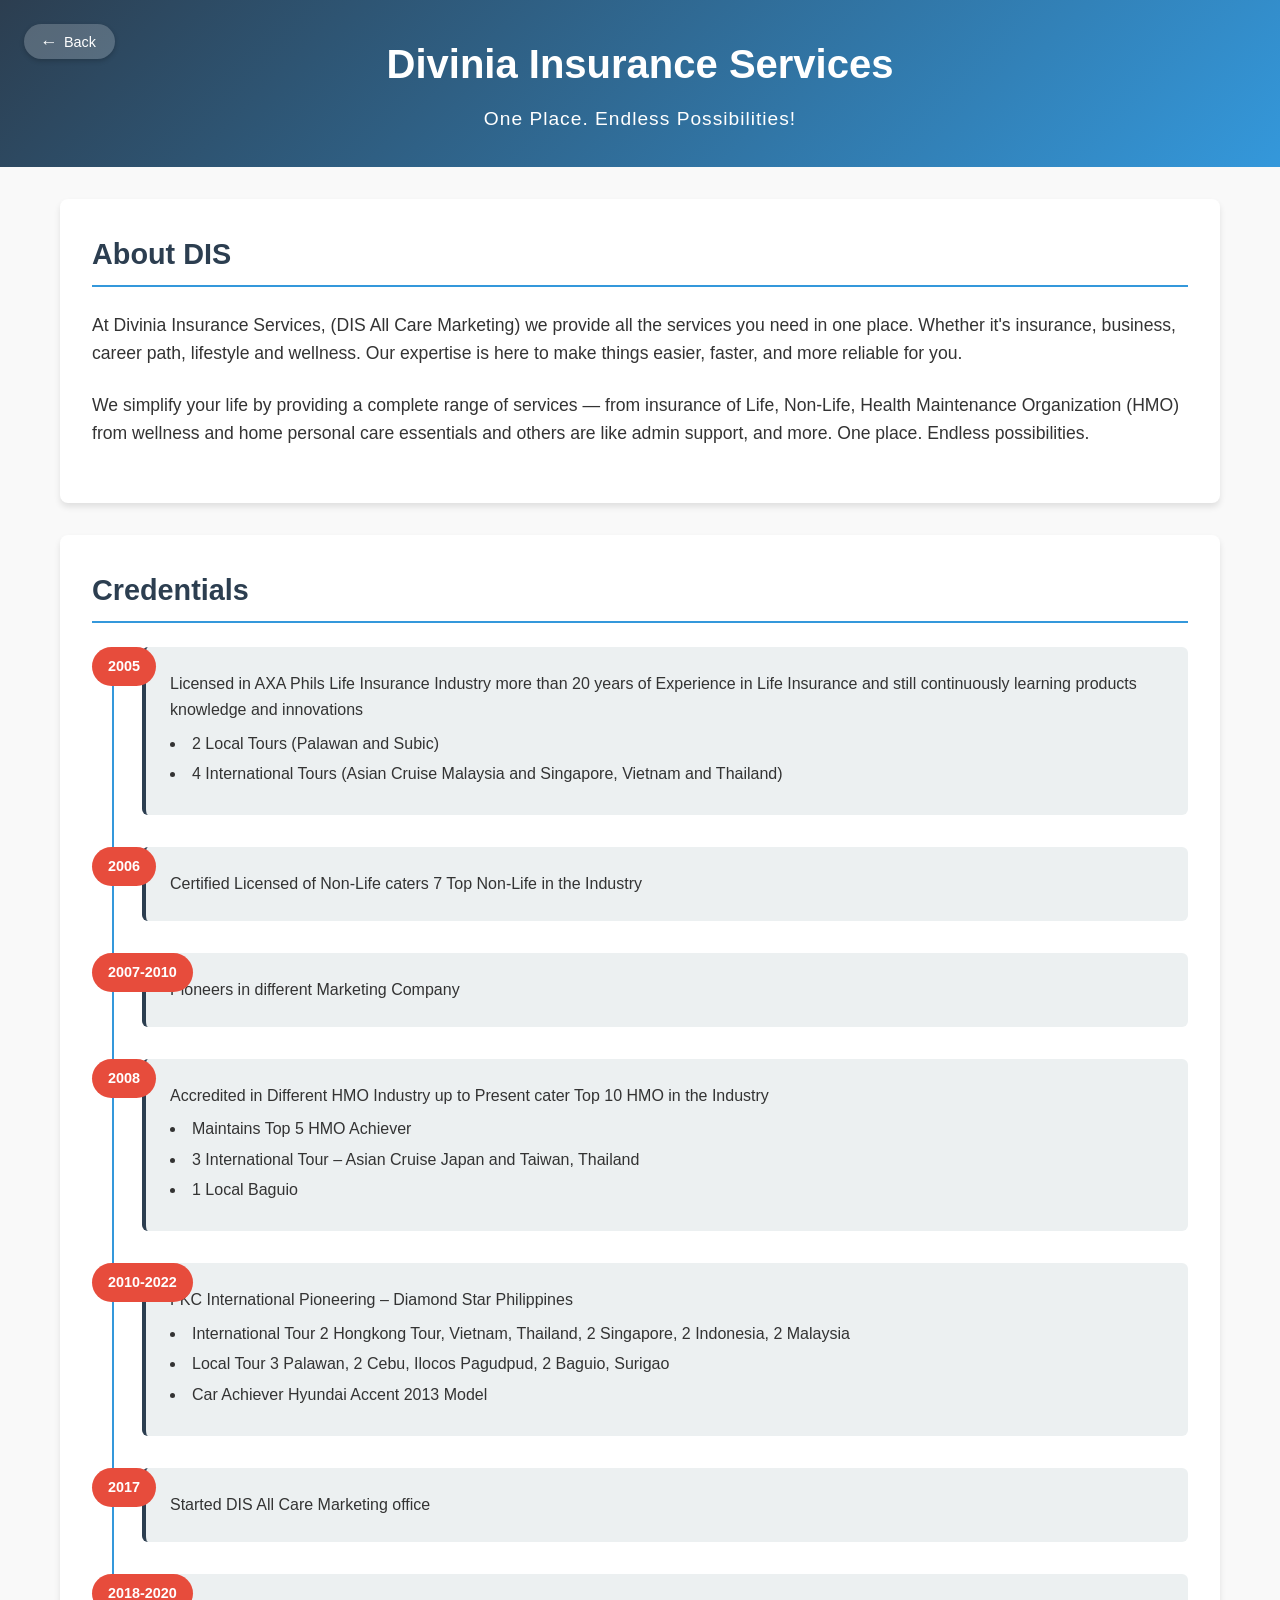
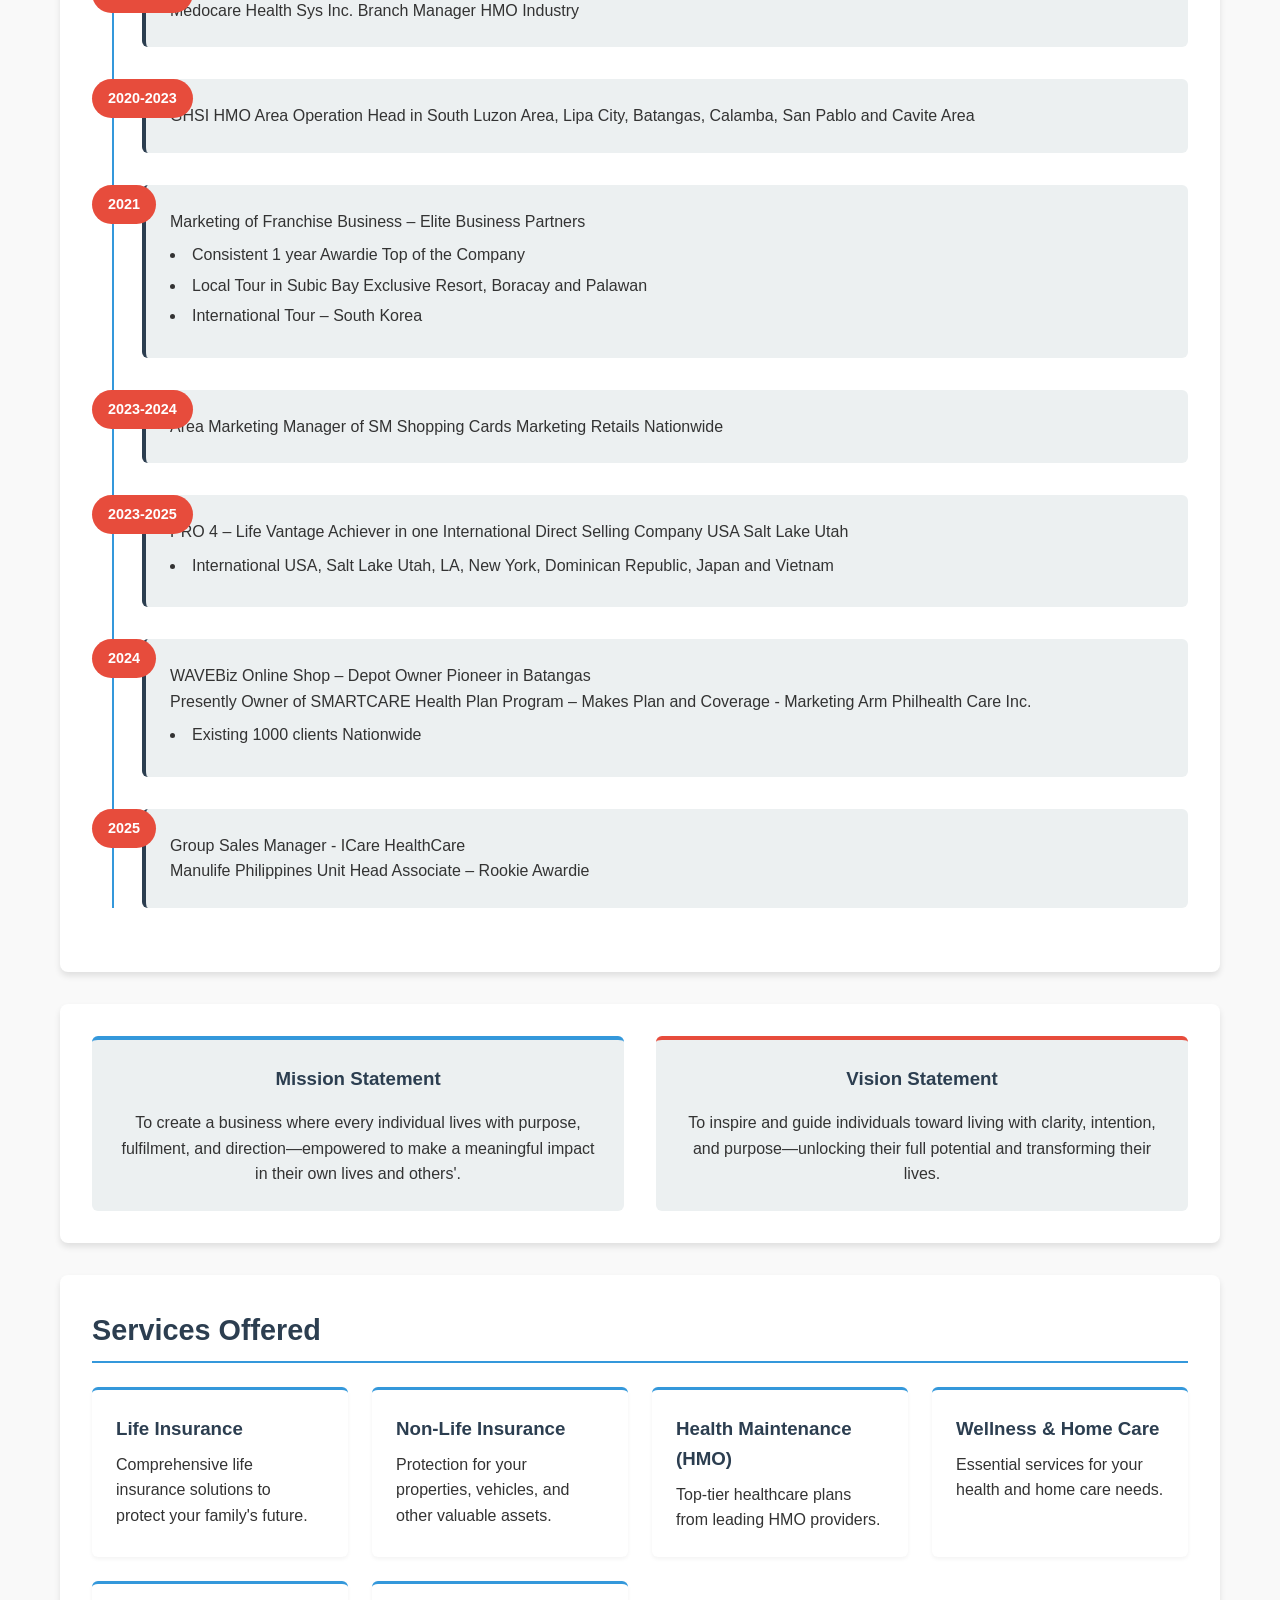
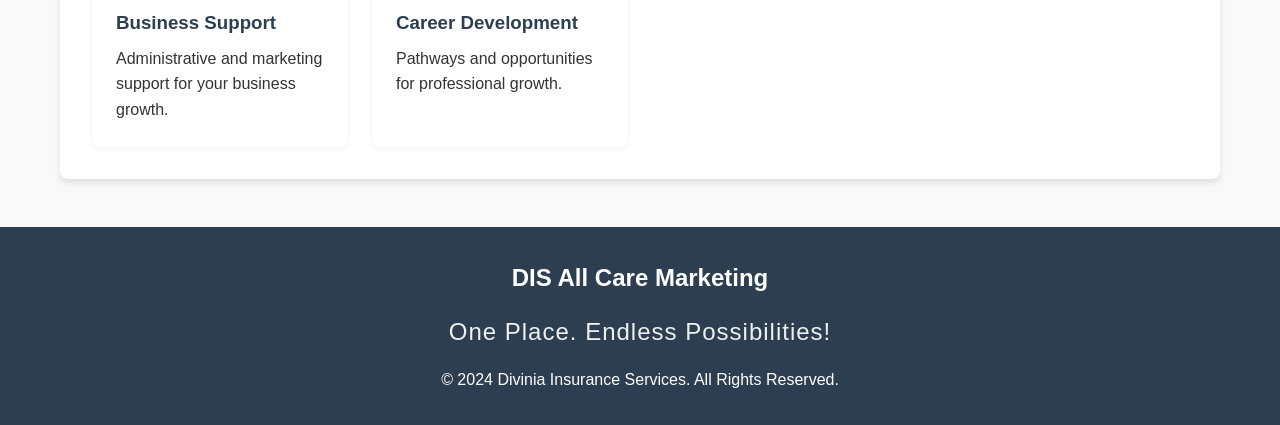
<file: digital marketing website/about.html>
<!DOCTYPE html>
<html lang="en">
  <head>
    <meta charset="UTF-8" />
    <meta name="viewport" content="width=device-width, initial-scale=1.0" />
    <title>Divinia Insurance Services (DIS)</title>
    <style>
      /* Base Styles */
      :root {
        --primary: #2c3e50;
        --secondary: #3498db;
        --accent: #e74c3c;
        --light: #ecf0f1;
        --dark: #2c3e50;
        --text: #333;
        --text-light: #7f8c8d;
      }

      * {
        margin: 0;
        padding: 0;
        box-sizing: border-box;
      }

      body {
        font-family: "Segoe UI", Tahoma, Geneva, Verdana, sans-serif;
        line-height: 1.6;
        color: var(--text);
        background-color: #f9f9f9;
      }

      .container {
        max-width: 1200px;
        margin: 0 auto;
        padding: 0 20px;
      }

      /* Header */
      .header {
        background: linear-gradient(135deg, var(--primary), var(--secondary));
        color: white;
        padding: 2rem 0;
        text-align: center;
        margin-bottom: 2rem;
        position: relative;
      }

      .header h1 {
        font-size: 2.5rem;
        margin-bottom: 0.5rem;
      }

      .tagline {
        font-size: 1.2rem;
        font-weight: 300;
        letter-spacing: 1px;
      }

      /* Back Button */
      .back-btn {
        position: absolute;
        top: 1.5rem;
        left: 1.5rem;
        background-color: rgba(255, 255, 255, 0.2);
        color: white;
        border: none;
        border-radius: 50px;
        padding: 0.6rem 1.2rem 0.6rem 2.5rem;
        font-size: 0.9rem;
        cursor: pointer;
        transition: all 0.3s ease;
        box-shadow: 0 2px 5px rgba(0, 0, 0, 0.2);
      }

      .back-btn:hover {
        background-color: rgba(255, 255, 255, 0.3);
        transform: translateY(-2px);
        box-shadow: 0 4px 8px rgba(0, 0, 0, 0.3);
      }

      .back-btn:active {
        transform: translateY(0);
      }

      .back-btn::before {
        content: "←";
        position: absolute;
        left: 1rem;
        top: 50%;
        transform: translateY(-50%);
        font-size: 1.1rem;
      }

      /* Sections */
      .section {
        background: white;
        border-radius: 8px;
        box-shadow: 0 4px 6px rgba(0, 0, 0, 0.1);
        padding: 2rem;
        margin-bottom: 2rem;
      }

      .section-title {
        color: var(--primary);
        margin-bottom: 1.5rem;
        padding-bottom: 0.5rem;
        border-bottom: 2px solid var(--secondary);
        font-size: 1.8rem;
      }

      /* About Section */
      .about-text {
        margin-bottom: 1.5rem;
        font-size: 1.1rem;
      }

      /* Credentials */
      .timeline {
        position: relative;
        padding-left: 50px;
      }

      .timeline::before {
        content: "";
        position: absolute;
        left: 20px;
        top: 0;
        bottom: 0;
        width: 2px;
        background: var(--secondary);
      }

      .timeline-item {
        position: relative;
        margin-bottom: 2rem;
      }

      .timeline-year {
        position: absolute;
        left: -50px;
        top: 0;
        background: var(--accent);
        color: white;
        padding: 0.5rem 1rem;
        border-radius: 20px;
        font-weight: bold;
        font-size: 0.9rem;
      }

      .timeline-content {
        background: var(--light);
        padding: 1.5rem;
        border-radius: 6px;
        border-left: 4px solid var(--primary);
      }

      .timeline-content ul {
        list-style-position: inside;
        margin-top: 0.5rem;
      }

      .timeline-content li {
        margin-bottom: 0.3rem;
      }

      /* Mission/Vision */
      .mission-vision {
        display: grid;
        grid-template-columns: 1fr 1fr;
        gap: 2rem;
      }

      .mission,
      .vision {
        background: var(--light);
        padding: 1.5rem;
        border-radius: 6px;
        text-align: center;
      }

      .mission {
        border-top: 4px solid var(--secondary);
      }

      .vision {
        border-top: 4px solid var(--accent);
      }

      .mission h3,
      .vision h3 {
        margin-bottom: 1rem;
        color: var(--primary);
      }

      /* Services */
      .services-grid {
        display: grid;
        grid-template-columns: repeat(auto-fill, minmax(250px, 1fr));
        gap: 1.5rem;
      }

      .service-card {
        background: white;
        border-radius: 6px;
        padding: 1.5rem;
        box-shadow: 0 2px 4px rgba(0, 0, 0, 0.05);
        border-top: 3px solid var(--secondary);
        transition: transform 0.3s ease, box-shadow 0.3s ease;
      }

      .service-card:hover {
        transform: translateY(-5px);
        box-shadow: 0 10px 20px rgba(0, 0, 0, 0.1);
      }

      .service-card h3 {
        color: var(--primary);
        margin-bottom: 0.5rem;
      }

      /* Footer */
      .footer {
        background: var(--dark);
        color: white;
        text-align: center;
        padding: 2rem 0;
        margin-top: 3rem;
      }

      .footer .tagline {
        font-size: 1.5rem;
        margin: 1rem 0;
        color: var(--light);
      }

      /* Responsive Design */
      @media (max-width: 768px) {
        .mission-vision {
          grid-template-columns: 1fr;
        }

        .header h1 {
          font-size: 2rem;
        }
        
        .tagline {
          font-size: 1rem;
        }

        .timeline {
          padding-left: 30px;
        }

        .timeline-year {
          left: -30px;
          padding: 0.3rem 0.6rem;
          font-size: 0.8rem;
        }
        
        /* Responsive back button */
        .back-btn {
          top: 1rem;
          left: 1rem;
          padding: 0.5rem 1rem 0.5rem 1.8rem;
          font-size: 0.8rem;
        }
        
        .back-btn::before {
          left: 0.8rem;
        }
      }
      
      @media (max-width: 480px) {
        .header h1 {
          margin-top: 1.5rem;
        }
        
        .back-btn {
          top: 1rem;
          left: 1rem;
          padding: 0.5rem 1rem 0.5rem 1.8rem;
          font-size: 0.8rem;
        }
      }
    </style>
  </head>
  <body>
    <header class="header">
      <div class="container">
        <button onclick="history.back()" class="back-btn">Back</button>
        <h1>Divinia Insurance Services</h1>
        <p class="tagline">One Place. Endless Possibilities!</p>
      </div>
    </header>

    <main class="container">
      <section class="section">
        <h2 class="section-title">About DIS</h2>
        <p class="about-text">
          At Divinia Insurance Services, (DIS All Care Marketing) we provide all
          the services you need in one place. Whether it's insurance, business,
          career path, lifestyle and wellness. Our expertise is here to make
          things easier, faster, and more reliable for you.
        </p>
        <p class="about-text">
          We simplify your life by providing a complete range of services — from
          insurance of Life, Non-Life, Health Maintenance Organization (HMO)
          from wellness and home personal care essentials and others are like
          admin support, and more. One place. Endless possibilities.
        </p>
      </section>

      <section class="section">
        <h2 class="section-title">Credentials</h2>
        <div class="timeline">
          <div class="timeline-item">
            <div class="timeline-year">2005</div>
            <div class="timeline-content">
              <p>
                Licensed in AXA Phils Life Insurance Industry more than 20 years
                of Experience in Life Insurance and still continuously learning
                products knowledge and innovations
              </p>
              <ul>
                <li>2 Local Tours (Palawan and Subic)</li>
                <li>
                  4 International Tours (Asian Cruise Malaysia and Singapore,
                  Vietnam and Thailand)
                </li>
              </ul>
            </div>
          </div>

          <div class="timeline-item">
            <div class="timeline-year">2006</div>
            <div class="timeline-content">
              <p>
                Certified Licensed of Non-Life caters 7 Top Non-Life in the
                Industry
              </p>
            </div>
          </div>

          <div class="timeline-item">
            <div class="timeline-year">2007-2010</div>
            <div class="timeline-content">
              <p>Pioneers in different Marketing Company</p>
            </div>
          </div>

          <div class="timeline-item">
            <div class="timeline-year">2008</div>
            <div class="timeline-content">
              <p>
                Accredited in Different HMO Industry up to Present cater Top 10
                HMO in the Industry
              </p>
              <ul>
                <li>Maintains Top 5 HMO Achiever</li>
                <li>
                  3 International Tour – Asian Cruise Japan and Taiwan, Thailand
                </li>
                <li>1 Local Baguio</li>
              </ul>
            </div>
          </div>

          <div class="timeline-item">
            <div class="timeline-year">2010-2022</div>
            <div class="timeline-content">
              <p>FKC International Pioneering – Diamond Star Philippines</p>
              <ul>
                <li>
                  International Tour 2 Hongkong Tour, Vietnam, Thailand, 2
                  Singapore, 2 Indonesia, 2 Malaysia
                </li>
                <li>
                  Local Tour 3 Palawan, 2 Cebu, Ilocos Pagudpud, 2 Baguio,
                  Surigao
                </li>
                <li>Car Achiever Hyundai Accent 2013 Model</li>
              </ul>
            </div>
          </div>

          <div class="timeline-item">
            <div class="timeline-year">2017</div>
            <div class="timeline-content">
              <p>Started DIS All Care Marketing office</p>
            </div>
          </div>

          <div class="timeline-item">
            <div class="timeline-year">2018-2020</div>
            <div class="timeline-content">
              <p>Medocare Health Sys Inc. Branch Manager HMO Industry</p>
            </div>
          </div>

          <div class="timeline-item">
            <div class="timeline-year">2020-2023</div>
            <div class="timeline-content">
              <p>
                GHSI HMO Area Operation Head in South Luzon Area, Lipa City,
                Batangas, Calamba, San Pablo and Cavite Area
              </p>
            </div>
          </div>

          <div class="timeline-item">
            <div class="timeline-year">2021</div>
            <div class="timeline-content">
              <p>Marketing of Franchise Business – Elite Business Partners</p>
              <ul>
                <li>Consistent 1 year Awardie Top of the Company</li>
                <li>
                  Local Tour in Subic Bay Exclusive Resort, Boracay and Palawan
                </li>
                <li>International Tour – South Korea</li>
              </ul>
            </div>
          </div>

          <div class="timeline-item">
            <div class="timeline-year">2023-2024</div>
            <div class="timeline-content">
              <p>
                Area Marketing Manager of SM Shopping Cards Marketing Retails
                Nationwide
              </p>
            </div>
          </div>

          <div class="timeline-item">
            <div class="timeline-year">2023-2025</div>
            <div class="timeline-content">
              <p>
                PRO 4 – Life Vantage Achiever in one International Direct
                Selling Company USA Salt Lake Utah
              </p>
              <ul>
                <li>
                  International USA, Salt Lake Utah, LA, New York, Dominican
                  Republic, Japan and Vietnam
                </li>
              </ul>
            </div>
          </div>

          <div class="timeline-item">
            <div class="timeline-year">2024</div>
            <div class="timeline-content">
              <p>WAVEBiz Online Shop – Depot Owner Pioneer in Batangas</p>
              <p>
                Presently Owner of SMARTCARE Health Plan Program – Makes Plan
                and Coverage - Marketing Arm Philhealth Care Inc.
              </p>
              <ul>
                <li>Existing 1000 clients Nationwide</li>
              </ul>
            </div>
          </div>

          <div class="timeline-item">
            <div class="timeline-year">2025</div>
            <div class="timeline-content">
              <p>Group Sales Manager - ICare HealthCare</p>
              <p>Manulife Philippines Unit Head Associate – Rookie Awardie</p>
            </div>
          </div>
        </div>
      </section>

      <section class="section">
        <div class="mission-vision">
          <div class="mission">
            <h3>Mission Statement</h3>
            <p>
              To create a business where every individual lives with purpose,
              fulfilment, and direction—empowered to make a meaningful impact in
              their own lives and others'.
            </p>
          </div>
          <div class="vision">
            <h3>Vision Statement</h3>
            <p>
              To inspire and guide individuals toward living with clarity,
              intention, and purpose—unlocking their full potential and
              transforming their lives.
            </p>
          </div>
        </div>
      </section>

      <section class="section">
        <h2 class="section-title">Services Offered</h2>
        <div class="services-grid">
          <div class="service-card">
            <h3>Life Insurance</h3>
            <p>
              Comprehensive life insurance solutions to protect your family's
              future.
            </p>
          </div>
          <div class="service-card">
            <h3>Non-Life Insurance</h3>
            <p>
              Protection for your properties, vehicles, and other valuable
              assets.
            </p>
          </div>
          <div class="service-card">
            <h3>Health Maintenance (HMO)</h3>
            <p>Top-tier healthcare plans from leading HMO providers.</p>
          </div>
          <div class="service-card">
            <h3>Wellness & Home Care</h3>
            <p>Essential services for your health and home care needs.</p>
          </div>
          <div class="service-card">
            <h3>Business Support</h3>
            <p>
              Administrative and marketing support for your business growth.
            </p>
          </div>
          <div class="service-card">
            <h3>Career Development</h3>
            <p>Pathways and opportunities for professional growth.</p>
          </div>
        </div>
      </section>
    </main>

    <footer class="footer">
      <div class="container">
        <h2>DIS All Care Marketing</h2>
        <p class="tagline">One Place. Endless Possibilities!</p>
        <p>&copy; 2024 Divinia Insurance Services. All Rights Reserved.</p>
      </div>
    </footer>
  </body>
</html>
</file>
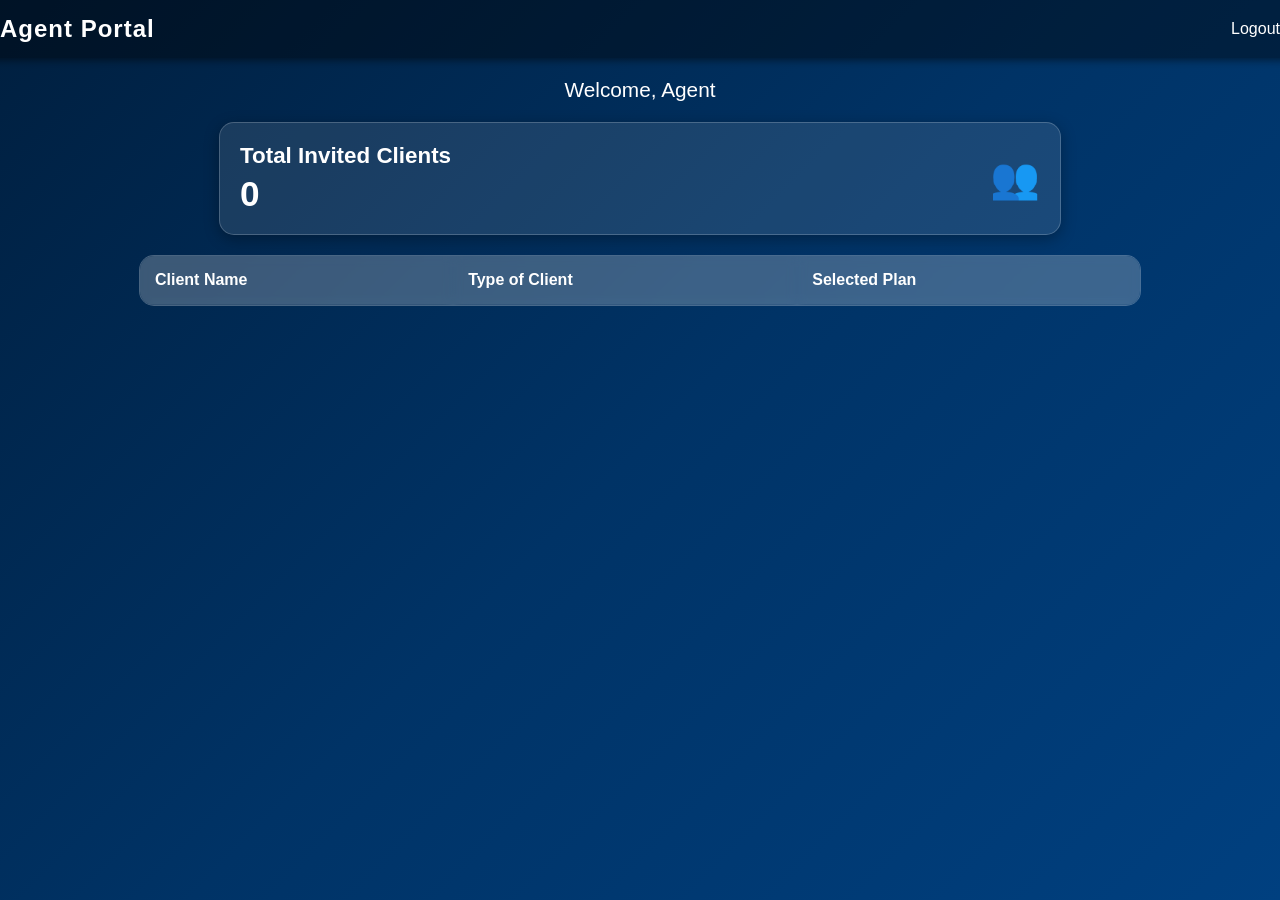
<file: digital marketing website/agentDashboard.html>
<!DOCTYPE html>
<html lang="en">
<head>
  <meta charset="UTF-8">
  <meta name="viewport" content="width=device-width, initial-scale=1.0">
  <title>Agent Dashboard</title>
  <style>
    body {
      margin: 0;
      font-family: Arial, sans-serif;
      background: linear-gradient(135deg, #001f3f, #003366, #004080);
      color: white;
      display: flex;
      flex-direction: column;
      align-items: center;
      min-height: 100vh;
    }
    header {
      width: 100%;
      background: rgba(0, 0, 0, 0.4);
      display: flex;
      justify-content: space-between;
      align-items: center;
      padding: 15px 30px;
      box-shadow: 0 2px 8px rgba(0,0,0,0.5);
    }
    .logo {
      font-size: 1.5rem;
      font-weight: bold;
      letter-spacing: 1px;
    }
    nav a {
      color: white;
      text-decoration: none;
      margin-left: 20px;
      font-weight: 500;
      transition: color 0.3s ease;
    }
    nav a:hover {
      color: #66ccff;
    }
    .welcome {
      font-size: 1.3rem;
      margin: 20px;
      text-align: center;
    }
    .card {
      background: rgba(255, 255, 255, 0.1);
      border: 1px solid rgba(255, 255, 255, 0.2);
      border-radius: 15px;
      box-shadow: 0 4px 15px rgba(0, 0, 0, 0.3);
      padding: 20px;
      max-width: 800px;
      width: 95%;
      margin-bottom: 20px;
      display: flex;
      justify-content: space-between;
      align-items: center;
    }
    .card h2 {
      margin: 0;
      font-size: 1.4rem;
    }
    .card p {
      font-size: 2.2rem;
      font-weight: bold;
      margin: 5px 0 0;
    }

    /* Scrollable table container */
    .table-container {
      max-height: 400px; /* Bigger height for desktop */
      overflow-y: auto;
      width: 95%;
      max-width: 1000px;
      margin-bottom: 40px;
      border: 1px solid rgba(255, 255, 255, 0.2);
      border-radius: 15px;
      background: rgba(255, 255, 255, 0.1);
    }

    table {
      width: 100%;
      border-collapse: collapse;
      font-size: 1rem;
    }
    th, td {
      padding: 15px; /* Bigger padding for better readability */
      text-align: left;
      border-bottom: 1px solid rgba(255, 255, 255, 0.2);
    }
    th {
      background-color: rgba(255, 255, 255, 0.15);
      font-weight: bold;
      position: sticky;
      top: 0;
      backdrop-filter: blur(5px);
    }
    tr:hover {
      background-color: rgba(255, 255, 255, 0.1);
    }
    @media (max-width: 600px) {
      .table-container {
        max-height: 300px; /* Slightly smaller height on mobile */
      }
      table, th, td {
        font-size: 14px;
        padding: 10px;
      }
    }
    #loadingPopup {
      display: none;
      position: fixed;
      top: 50%;
      left: 50%;
      transform: translate(-50%, -50%);
      background: rgba(0, 0, 0, 0.85);
      color: white;
      padding: 20px 40px;
      border-radius: 10px;
      font-size: 18px;
      box-shadow: 0px 4px 15px rgba(0,0,0,0.3);
      z-index: 1000;
    }
  </style>
</head>
<body>
  <header>
    <div class="logo">Agent Portal</div>
    <nav>
      <a href="agentlogin.html">Logout</a>
    </nav>
  </header>

  <div class="welcome" id="welcomeMessage">Welcome, Agent</div>

  <div class="card">
    <div>
      <h2>Total Invited Clients</h2>
      <p id="totalClients">0</p>
    </div>
    <span style="font-size: 2.5rem;">👥</span>
  </div>
  <div id="loadingPopup">⏳ Loading, please wait...</div>
  <div class="table-container">
    <table id="clientsTable">
      <thead>
        <tr>
          <th>Client Name</th>
          <th>Type of Client</th>
          <th>Selected Plan</th>
        </tr>
      </thead>
      <tbody></tbody>
    </table>
  </div>
  <script src="assets/js/agentlogin.js"></script>
</body>
</html>
</file>
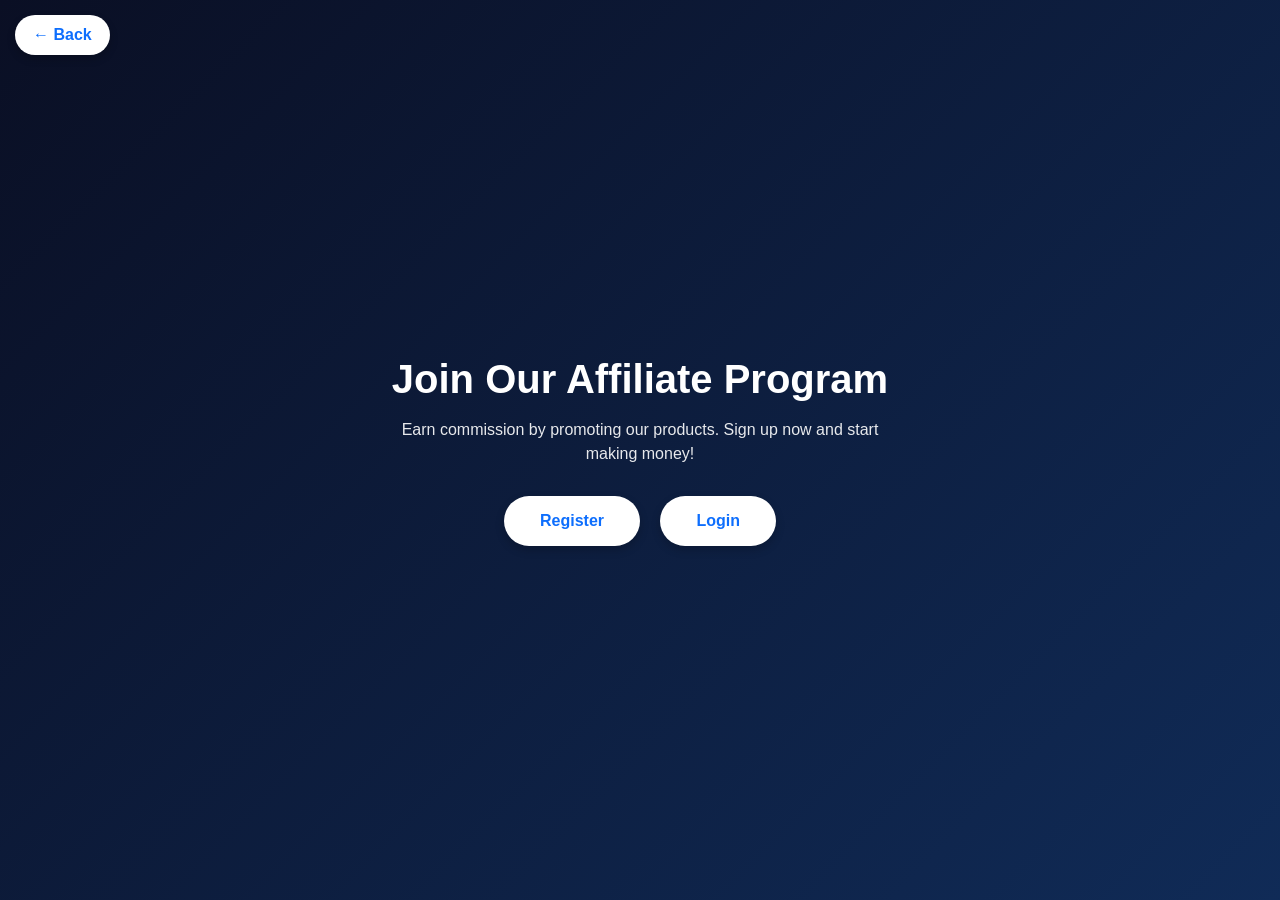
<file: digital marketing website/agentlogin.html>
<!DOCTYPE html>
<html lang="en">
  <head>
    <meta charset="UTF-8" />
    <meta name="viewport" content="width=device-width, initial-scale=1.0" />
    <title>Affiliate Landing Page</title>
    <link
      href="https://cdn.jsdelivr.net/npm/bootstrap@5.3.2/dist/css/bootstrap.min.css"
      rel="stylesheet"
    />
    <link
      rel="stylesheet"
      href="https://cdn.jsdelivr.net/npm/bootstrap-icons@1.11.1/font/bootstrap-icons.css"
    />
    <style>
      body {
        background: linear-gradient(135deg, #0a0f24, #102b57);
        font-family: "Segoe UI", sans-serif;
      }
      .hero {
        min-height: 100vh;
        display: flex;
        align-items: center;
        justify-content: center;
        color: #fff;
        text-align: center;
        padding: 20px;
      }
      .hero h1 {
        font-size: 2.5rem;
        margin-bottom: 15px;
        font-weight: bold;
      }
      .hero p {
        font-size: 1rem;
        margin-bottom: 30px;
        max-width: 500px;
        margin-left: auto;
        margin-right: auto;
        opacity: 0.9;
      }
      .btn-custom {
        background-color: #fff;
        color: #0d6efd;
        font-weight: bold;
        border-radius: 50px;
        padding: 12px 35px;
        transition: 0.3s;
        box-shadow: 0 4px 10px rgba(0, 0, 0, 0.2);
      }
      .btn-custom:hover {
        background-color: #0d6efd;
        color: #fff;
        transform: translateY(-2px);
      }
      .modal-content {
        border-radius: 20px;
        box-shadow: 0 8px 20px rgba(0, 0, 0, 0.3);
      }
      .modal-header {
        border-bottom: none;
        background: linear-gradient(135deg, #0a0f24, #0d6efd);
        color: #fff;
        border-radius: 20px 20px 0 0;
        text-align: center;
      }
      .modal-footer {
        border-top: none;
        text-align: center;
      }
      .form-control {
        border-radius: 12px;
        padding: 12px;
      }
      .input-group button {
        border-radius: 0 12px 12px 0;
      }
      .back-btn {
        position: fixed;
        top: 15px;
        left: 15px;
        background-color: #fff;
        color: #0d6efd;
        font-weight: bold;
        border-radius: 30px;
        padding: 8px 18px;
        border: none;
        box-shadow: 0 4px 8px rgba(0, 0, 0, 0.2);
        z-index: 1055;
        transition: 0.3s;
      }
      .back-btn:hover {
        background-color: #0d6efd;
        color: #fff;
      }
      .referral-note {
        font-size: 0.85rem;
        color: #666;
        margin-top: 5px;
      }
      #loadingPopup {
        display: none;
        position: fixed;
        top: 50%;
        left: 50%;
        transform: translate(-50%, -50%);
        background: rgba(0, 0, 0, 0.85);
        color: white;
        padding: 20px 40px;
        border-radius: 10px;
        font-size: 16px;
        text-align: center;
        max-width: 90%;
        box-shadow: 0px 4px 15px rgba(0, 0, 0, 0.3);
        z-index: 1000;
      }
      /* Responsive tweaks */
      @media (max-width: 576px) {
        .hero h1 {
          font-size: 1.8rem;
        }
        .hero p {
          font-size: 0.9rem;
        }
        .btn-custom {
          width: 100%;
          margin-bottom: 10px;
        }
        .modal-dialog {
          margin: 10px;
        }
      }
    </style>
  </head>
  <body>
    <!-- Back Button -->
    <button class="back-btn" onclick="window.location.href = 'index.html'">
      ← Back
    </button>

    <!-- Hero Section -->
    <section class="hero">
      <div class="container">
        <h1>Join Our Affiliate Program</h1>
        <p>
          Earn commission by promoting our products. Sign up now and start
          making money!
        </p>
        <button
          class="btn btn-custom me-3"
          data-bs-toggle="modal"
          data-bs-target="#registerModal"
        >
          Register
        </button>
        <button
          class="btn btn-custom"
          data-bs-toggle="modal"
          data-bs-target="#loginModal"
        >
          Login
        </button>
      </div>
    </section>

    <!-- Register Modal -->
    <div
      class="modal fade"
      id="registerModal"
      tabindex="-1"
      aria-labelledby="registerModalLabel"
      aria-hidden="true"
      data-bs-backdrop="static"
      data-keyboard="false"
    >
      <div id="loadingPopup">⏳ Loading, please wait...</div>
      <div class="modal-dialog modal-dialog-centered">
        <div class="modal-content rounded-4">
          <div class="modal-header">
            <h5 class="modal-title" id="registerModalLabel">Register</h5>
            <button
              type="button"
              class="btn-close btn-close-white"
              data-bs-dismiss="modal"
              aria-label="Close"
            ></button>
          </div>
          <div class="modal-body">
            <form id="registerForm">
              <div class="mb-3">
                <label for="regName" class="form-label">Full Name</label>
                <input
                  type="text"
                  class="form-control"
                  id="regName"
                  placeholder="John Doe"
                />
              </div>
              <div class="mb-3">
                <label for="regUsername" class="form-label">Username</label>
                <input
                  type="text"
                  class="form-control"
                  id="regUsername"
                  placeholder="johndoe123"
                />
              </div>
              <div class="mb-3">
                <label for="regEmail" class="form-label">Email address</label>
                <input
                  type="email"
                  class="form-control"
                  id="regEmail"
                  placeholder="name@example.com"
                />
              </div>
              <!-- Password -->
              <div class="mb-3">
                <label for="regPassword" class="form-label">Password</label>
                <div class="input-group">
                  <input
                    type="password"
                    class="form-control"
                    id="regPassword"
                    placeholder="Password"
                  />
                  <button
                    type="button"
                    class="btn btn-outline-secondary"
                    onclick="togglePassword('regPassword', this)"
                  >
                    <i class="bi bi-eye"></i>
                  </button>
                </div>
              </div>
              <!-- Confirm Password -->
              <div class="mb-3">
                <label for="regConfirmPassword" class="form-label"
                  >Confirm Password</label
                >
                <div class="input-group">
                  <input
                    type="password"
                    class="form-control"
                    id="regConfirmPassword"
                    placeholder="Re-enter Password"
                  />
                  <button
                    type="button"
                    class="btn btn-outline-secondary"
                    onclick="togglePassword('regConfirmPassword', this)"
                  >
                    <i class="bi bi-eye"></i>
                  </button>
                </div>
              </div>
              <!-- Referral Code -->
              <div class="mb-3">
                <label for="regReferral" class="form-label"
                  >Referral Code</label
                >
                <div class="input-group">
                  <input
                    type="text"
                    class="form-control"
                    id="regReferral"
                    readonly
                  />
                  <button
                    type="button"
                    class="btn btn-outline-primary"
                    onclick="generateReferral()"
                  >
                    Generate Code
                  </button>
                </div>
                <div class="referral-note">
                  💡 Click "Generate Code" to create your unique referral code.
                  Copy and share this code with others to earn commission!
                </div>
              </div>
              <button type="submit" class="btn btn-primary w-100" id="submit">
                Sign Up
              </button>
            </form>
          </div>
          <div class="modal-footer text-center">
            <p class="mb-0">
              Already have an account?
              <a
                href="#"
                data-bs-target="#loginModal"
                data-bs-toggle="modal"
                data-bs-dismiss="modal"
                >Login</a
              >
            </p>
          </div>
        </div>
      </div>
    </div>

    <!-- Login Modal -->
    <div
      class="modal fade"
      id="loginModal"
      tabindex="-1"
      aria-labelledby="loginModalLabel"
      aria-hidden="true"
      data-bs-backdrop="static"
      data-keyboard="false"
    >
      <div id="loadingPopup">⏳ Loading, please wait...</div>
      <div class="modal-dialog modal-dialog-centered">
        <div class="modal-content rounded-4">
          <div class="modal-header">
            <h5 class="modal-title" id="loginModalLabel">Login</h5>
            <button
              type="button"
              class="btn-close btn-close-white"
              data-bs-dismiss="modal"
              aria-label="Close"
            ></button>
          </div>
          <div class="modal-body">
            <form>
              <div class="mb-3">
                <label for="logUsername" class="form-label">Username</label>
                <input
                  type="text"
                  class="form-control"
                  id="logUsername"
                  placeholder="Jhon Marcel"
                />
              </div>
              <div class="mb-3">
                <label for="logPassword" class="form-label">Password</label>
                <div class="input-group">
                  <input
                    type="password"
                    class="form-control"
                    id="logPassword"
                    placeholder="Password"
                  />
                  <button
                    type="button"
                    class="btn btn-outline-secondary"
                    onclick="togglePassword('logPassword', this)"
                  >
                    <i class="bi bi-eye"></i>
                  </button>
                </div>
              </div>
              <button
                type="submit"
                class="btn btn-primary w-100"
                id="submit-log"
              >
                Login
              </button>
            </form>
          </div>
          <div class="modal-footer text-center">
            <p class="mb-0">
              Don't have an account?
              <a
                href="#"
                data-bs-target="#registerModal"
                data-bs-toggle="modal"
                data-bs-dismiss="modal"
                >Register</a
              >
            </p>
          </div>
        </div>
      </div>
    </div>

    <!-- Bootstrap JS -->
    <script src="https://cdn.jsdelivr.net/npm/bootstrap@5.3.2/dist/js/bootstrap.bundle.min.js"></script>
    <script>
      function generateReferralCode() {
        const chars = "ABCDEFGHIJKLMNOPQRSTUVWXYZ0123456789";
        let code = "AFF-";
        for (let i = 0; i < 6; i++) {
          code += chars.charAt(Math.floor(Math.random() * chars.length));
        }
        return code;
      }
      function generateReferral() {
        document.getElementById("regReferral").value = generateReferralCode();
      }
      function togglePassword(inputId, button) {
        const input = document.getElementById(inputId);
        const icon = button.querySelector("i");
        if (input.type === "password") {
          input.type = "text";
          icon.classList.replace("bi-eye", "bi-eye-slash");
        } else {
          input.type = "password";
          icon.classList.replace("bi-eye-slash", "bi-eye");
        }
      }
    </script>
    <script src="assets/js/agentlogin.js"></script>
  </body>
</html>
</file>
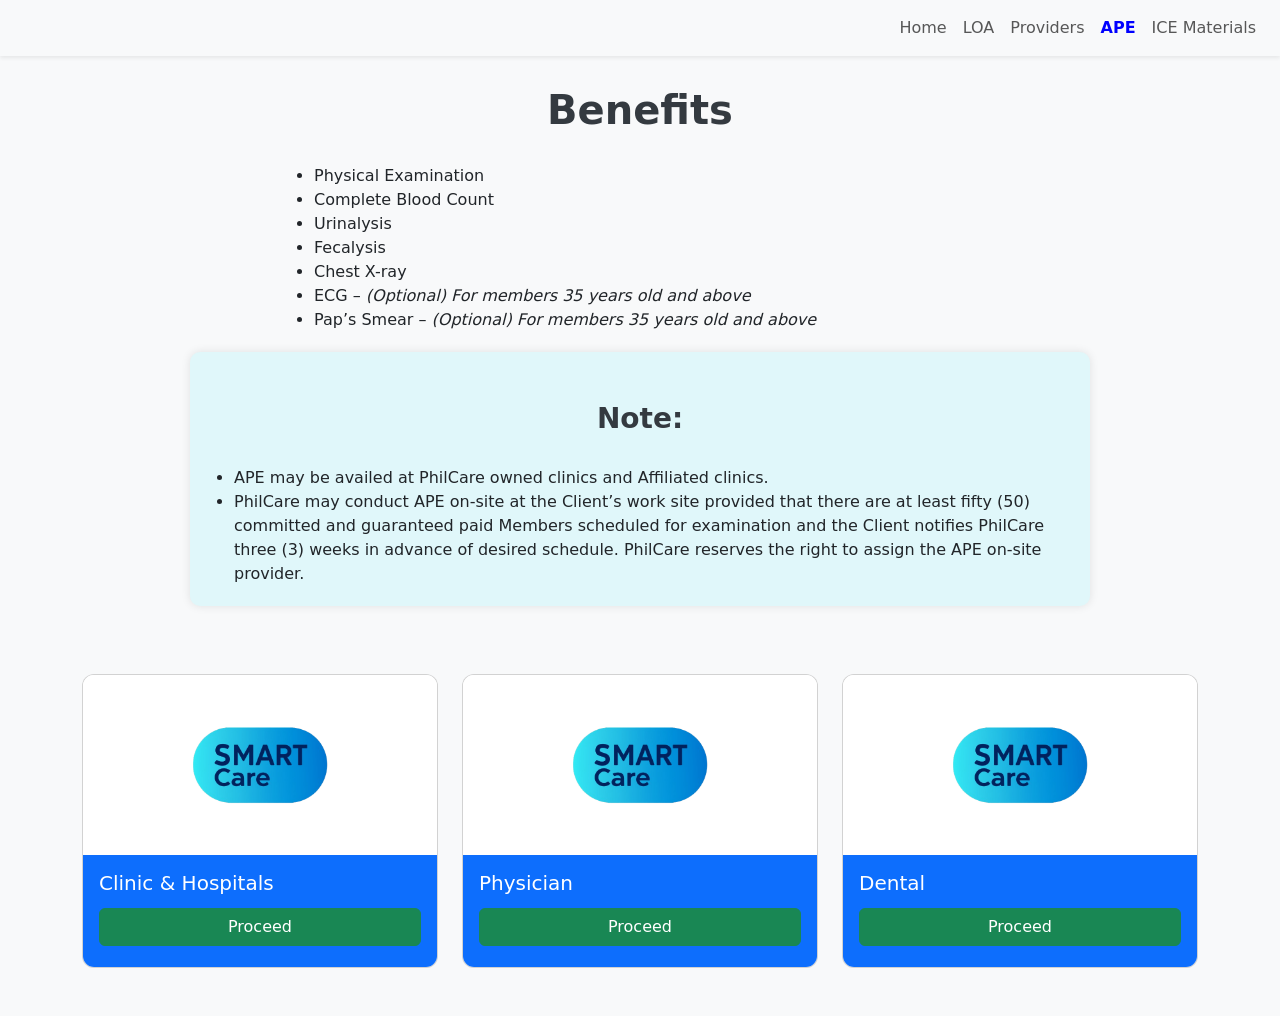
<file: digital marketing website/APE.html>
<!DOCTYPE html>
<html lang="en">
  <head>
    <meta charset="UTF-8" />
    <meta name="viewport" content="width=device-width, initial-scale=1.0" />
    <title>Responsive LOA Cards</title>

    <!-- Bootstrap CSS -->
    <link
      href="https://cdn.jsdelivr.net/npm/bootstrap@5.3.7/dist/css/bootstrap.min.css"
      rel="stylesheet"
    />
    <script src="https://cdn.jsdelivr.net/npm/bootstrap@5.3.7/dist/js/bootstrap.bundle.min.js"></script>

    <style>
      html,
      body {
        height: 100%;
        background: #f8f9fa;
      }

      .card {
        transition: transform 0.3s ease, box-shadow 0.3s ease;
        flex-grow: 1;
        display: flex;
        flex-direction: column;
        border-radius: 12px;
        overflow: hidden;
      }

      .card:hover {
        transform: translateY(-5px);
        box-shadow: 0 10px 20px rgba(0, 0, 0, 0.2);
      }

      .card-body {
        flex-grow: 1;
      }

      .btn {
        margin: 5px 0;
      }

      .navbar-brand img {
        max-height: 60px;
        height: auto;
      }

      @media (max-width: 576px) {
        .navbar-brand img {
          max-width: 100px;
        }
      }

      .instruction-container img {
        width: 100%;
        height: auto;
        margin-bottom: 20px;
      }

      .quoteText {
        margin-bottom: 100px;
      }

      ul {
        padding-left: 10px;
        margin: 0;
      }

      .nav-link.active {
        color: blue !important;
        font-weight: bold;
      }

      .nav-link.active:hover {
        color: blue !important;
      }

      h1,
      h3 {
        text-align: center;
        margin: 30px 0;
        font-weight: bold;
        color: #343a40;
      }

      .benefits-list {
        list-style: disc;
        padding-left: 1.5rem;
        margin: 0 auto;
        max-width: 700px;
      }

      .note {
        background-color: #e0f7fa;
        margin: 20px auto;
        padding: 20px;
        border-radius: 10px;
        width: 90%;
        max-width: 900px;
        box-shadow: 0 0 10px rgba(0, 0, 0, 0.1);
      }

      .notes-list {
        list-style: disc;
        padding-left: 1.5rem;
      }

      .card-img-top {
        height: 180px;
        object-fit: contain;
        background-color: #fff;
        padding: 10px;
      }

      @media (max-width: 576px) {
        .card-img-top {
          height: 120px;
        }

        .card-title {
          font-size: 1.1rem;
        }
      }
    </style>
  </head>

  <body>
    <nav class="navbar navbar-expand-lg navbar-light bg-light shadow-sm px-3">
      <a class="navbar-brand" href="#">
      </a>

      <!-- ✅ Navbar toggler button -->
      <button
        class="navbar-toggler"
        type="button"
        data-bs-toggle="collapse"
        data-bs-target="#navbarNav"
        aria-controls="navbarNav"
        aria-expanded="false"
        aria-label="Toggle navigation"
      >
        <span class="navbar-toggler-icon"></span>
      </button>

      <!-- ✅ Collapsible menu with ID that matches data-bs-target -->
      <div class="collapse navbar-collapse justify-content-end" id="navbarNav">
        <ul class="navbar-nav">
          <li class="nav-item">
            <a class="nav-link" href="index.html">Home</a>
          </li>
          <li class="nav-item">
            <a class="nav-link" href="LOA.html">LOA</a>
          </li>
          <li class="nav-item">
            <a class="nav-link" href="Clinic.html">Providers</a>
          </li>
          <li class="nav-item">
            <a class="nav-link active" href="APE.html">APE</a>
          </li>
          <li class="nav-item">
            <a class="nav-link" href="ICE.html">ICE Materials</a>
          </li>
        </ul>
      </div>
    </nav>

    <!-- Benefits Section -->
    <div class="container">
      <h1>Benefits</h1>
      <ul class="benefits-list">
        <li>Physical Examination</li>
        <li>Complete Blood Count</li>
        <li>Urinalysis</li>
        <li>Fecalysis</li>
        <li>Chest X-ray</li>
        <li>ECG – <em>(Optional) For members 35 years old and above</em></li>
        <li>
          Pap’s Smear – <em>(Optional) For members 35 years old and above</em>
        </li>
      </ul>
    </div>

    <!-- Note Section -->
    <div class="note">
      <h3>Note:</h3>
      <ul class="notes-list">
        <li>
          APE may be availed at PhilCare owned clinics and Affiliated clinics.
        </li>
        <li>
          PhilCare may conduct APE on-site at the Client’s work site provided
          that there are at least fifty (50) committed and guaranteed paid
          Members scheduled for examination and the Client notifies PhilCare
          three (3) weeks in advance of desired schedule. PhilCare reserves the
          right to assign the APE on-site provider.
        </li>
      </ul>
    </div>

    <!-- Cards Section -->
    <div class="container py-5">
      <div class="row g-4 justify-content-center">
        <!-- Card 1 -->
        <div class="col-12 col-md-6 col-lg-4 d-flex">
          <div class="card bg-white text-white w-100">
            <img
              src="assets/images/logo fix.png"
              class="card-img-top"
              alt="Logo"
            />
            <div class="card-body bg-primary d-flex flex-column">
              <h5 class="card-title">Clinic & Hospitals</h5>
              <div class="mt-auto">
                <a
                  href="https://shop.philcare.com.ph/accredited-hospitals"
                  class="btn btn-success w-100"
                  >Proceed</a
                >
              </div>
            </div>
          </div>
        </div>

        <!-- Card 2 -->
        <div class="col-12 col-md-6 col-lg-4 d-flex">
          <div class="card bg-white text-white w-100">
            <img
              src="assets/images/logo fix.png"
              class="card-img-top"
              alt="Logo"
            />
            <div class="card-body bg-primary d-flex flex-column">
              <h5 class="card-title">Physician</h5>
              <div class="mt-auto">
                <a
                  href="https://philcare-my.sharepoint.com/:x:/g/personal/cdt_philcare_com_ph/EX7PU_k6hi9NrOWagwCbMgwBg3a6SEx0S8MqW32ZuAmcQg?e=UrVNEL"
                  class="btn btn-success w-100"
                  >Proceed</a
                >
              </div>
            </div>
          </div>
        </div>

        <!-- Card 3 -->
        <div class="col-12 col-md-6 col-lg-4 d-flex">
          <div class="card bg-white text-white w-100">
            <img
              src="assets/images/logo fix.png"
              class="card-img-top"
              alt="Logo"
            />
            <div class="card-body bg-primary d-flex flex-column">
              <h5 class="card-title">Dental</h5>
              <div class="mt-auto">
                <a
                  href="https://philcare-my.sharepoint.com/:x:/g/personal/cdt_philcare_com_ph/EfbLhnsrLQZOt-SgQv4nndEB2B4HgY1gpq8dqmiwyR4agw?e=waggqU&nav=MTVfezMxNDkxRjFFLTM1RDQtNDA4My04NTQxLUYzQjc1MEM1RjJFQ30"
                  class="btn btn-success w-100"
                  >Proceed</a
                >
              </div>
            </div>
          </div>
        </div>
      </div>
    </div>
  </body>
</html>
</file>
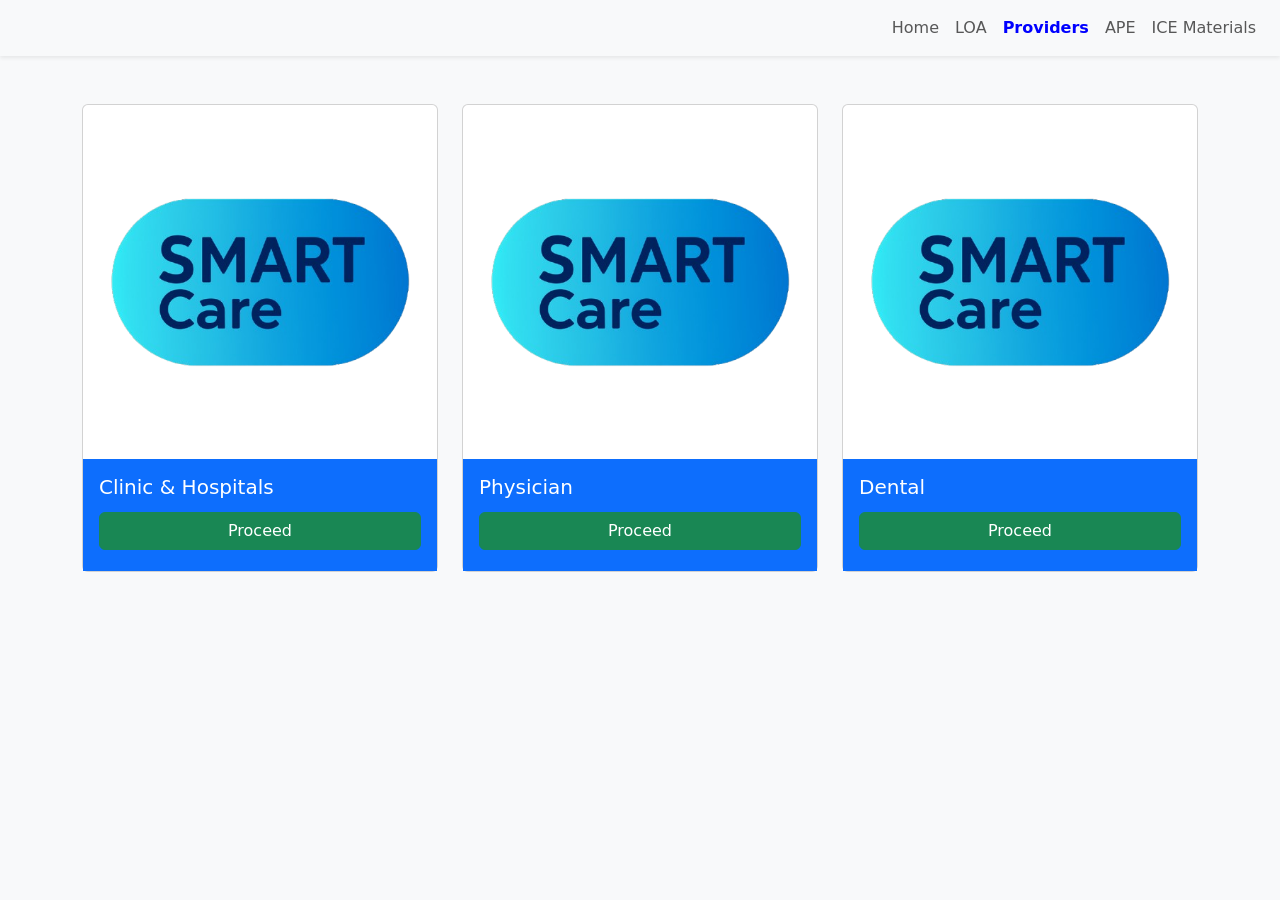
<file: digital marketing website/Clinic.html>
<!DOCTYPE html>
<html lang="en">
  <head>
    <meta charset="UTF-8" />
    <meta name="viewport" content="width=device-width, initial-scale=1.0" />
    <title>Responsive LOA Cards</title>

    <!-- Bootstrap CSS -->
    <link
      href="https://cdn.jsdelivr.net/npm/bootstrap@5.3.7/dist/css/bootstrap.min.css"
      rel="stylesheet"
    />
    <script src="https://cdn.jsdelivr.net/npm/bootstrap@5.3.7/dist/js/bootstrap.bundle.min.js"></script>

    <style>
      html,
      body {
        height: 100%;
        background: #f8f9fa;
      }

      .card {
        transition: transform 0.3s ease, box-shadow 0.3s ease;
        flex-grow: 1;
        display: flex;
        flex-direction: column;
      }

      .card:hover {
        transform: translateY(-5px);
        box-shadow: 0 10px 20px rgba(0, 0, 0, 0.2);
      }

      .card-body {
        flex-grow: 1;
      }

      .btn {
        margin: 5px 0;
      }

      .navbar-brand img {
        max-height: 60px;
        height: auto;
      }

      @media (max-width: 576px) {
        .navbar-brand img {
          max-width: 100px;
        }
      }

      .instruction-container img {
        width: 100%;
        height: auto;
        margin-bottom: 20px;
      }

      .quoteText {
        margin-bottom: 100px;
      }

      ul {
        padding-left: 10px;
        margin: 0;
      }

      /* ✅ Custom active link style */
      .nav-link.active {
        color: blue !important;
        font-weight: bold;
      }

      .nav-link.active:hover {
        color: blue !important;
      }

      .benefits {
        padding-left: 20px;
      }

      .benefits p {
        font-size: 1.2rem;
        line-height: 1.6;
      }

      @media (max-width: 768px) {
        .benefits p {
          font-size: 0.95rem;
          padding-left: 18px;
        }
      }

      @media (max-width: 480px) {
        .benefits p {
          font-size: 0.9rem;
          padding-left: 16px;
        }
      }

      @media (max-width: 992px) {
        .about-image {
          display: none;
        }
      }
    </style>
  </head>

  <body>
    <nav class="navbar navbar-expand-lg navbar-light bg-light shadow-sm px-3">
  <a class="navbar-brand" href="#">
  </a>

  <!-- ✅ Navbar toggler button -->
  <button
    class="navbar-toggler"
    type="button"
    data-bs-toggle="collapse"
    data-bs-target="#navbarNav"
    aria-controls="navbarNav"
    aria-expanded="false"
    aria-label="Toggle navigation"
  >
    <span class="navbar-toggler-icon"></span>
  </button>

  <!-- ✅ Collapsible menu with ID that matches data-bs-target -->
  <div class="collapse navbar-collapse justify-content-end" id="navbarNav">
    <ul class="navbar-nav">
      <li class="nav-item">
        <a class="nav-link" href="index.html">Home</a>
      </li>
      <li class="nav-item">
        <a class="nav-link" href="LOA.html">LOA</a>
      </li>
      <li class="nav-item">
        <a class="nav-link active" href="Clinic.html">Providers</a>
      </li>
      <li class="nav-item">
        <a class="nav-link" href="APE.html">APE</a>
      </li>
      <li class="nav-item">
        <a class="nav-link" href="ICE.html">ICE Materials</a>
      </li>
    </ul>
  </div>
</nav>


    <!-- Cards Section -->
    <div class="container py-5">
      <div class="row g-4 justify-content-center">
        <!-- Card 1 -->
        <div class="col-12 col-md-6 col-lg-4 d-flex">
          <div class="card bg-white text-white w-100">
            <img src="assets/images/logo fix.png" class="card-img-top" alt="Logo" />
            <div class="card-body bg-primary d-flex flex-column">
              <h5 class="card-title">Clinic & Hospitals</h5>
              <div class="mt-auto">
                <a
                  href="https://shop.philcare.com.ph/accredited-hospitals"
                  class="btn btn-success w-100"
                  >Proceed</a
                >
              </div>
            </div>
          </div>
        </div>

        <!-- Card 2 -->
        <div class="col-12 col-md-6 col-lg-4 d-flex">
          <div class="card bg-white text-white w-100">
            <img src="assets/images/logo fix.png" class="card-img-top" alt="Logo" />
            <div class="card-body bg-primary d-flex flex-column">
              <h5 class="card-title">Physician</h5>
              <div class="mt-auto">
                <a
                  href="https://philcare-my.sharepoint.com/:x:/g/personal/cdt_philcare_com_ph/EX7PU_k6hi9NrOWagwCbMgwBg3a6SEx0S8MqW32ZuAmcQg?e=UrVNEL"
                  class="btn btn-success w-100"
                  >Proceed</a
                >
              </div>
            </div>
          </div>
        </div>

        <!-- Card 3 -->
        <div class="col-12 col-md-6 col-lg-4 d-flex">
          <div class="card bg-white text-white w-100">
            <img src="assets/images/logo fix.png" class="card-img-top" alt="Logo" />
            <div class="card-body bg-primary d-flex flex-column">
              <h5 class="card-title">Dental</h5>
              <div class="mt-auto">
                <a
                  href="https://philcare-my.sharepoint.com/:x:/g/personal/cdt_philcare_com_ph/EfbLhnsrLQZOt-SgQv4nndEB2B4HgY1gpq8dqmiwyR4agw?e=waggqU&nav=MTVfezMxNDkxRjFFLTM1RDQtNDA4My04NTQxLUYzQjc1MEM1RjJFQ30"
                  class="btn btn-success w-100"
                  >Proceed</a
                >
              </div>
            </div>
          </div>
        </div>
      </div>
    </div>
  </body>
</html>
</file>
